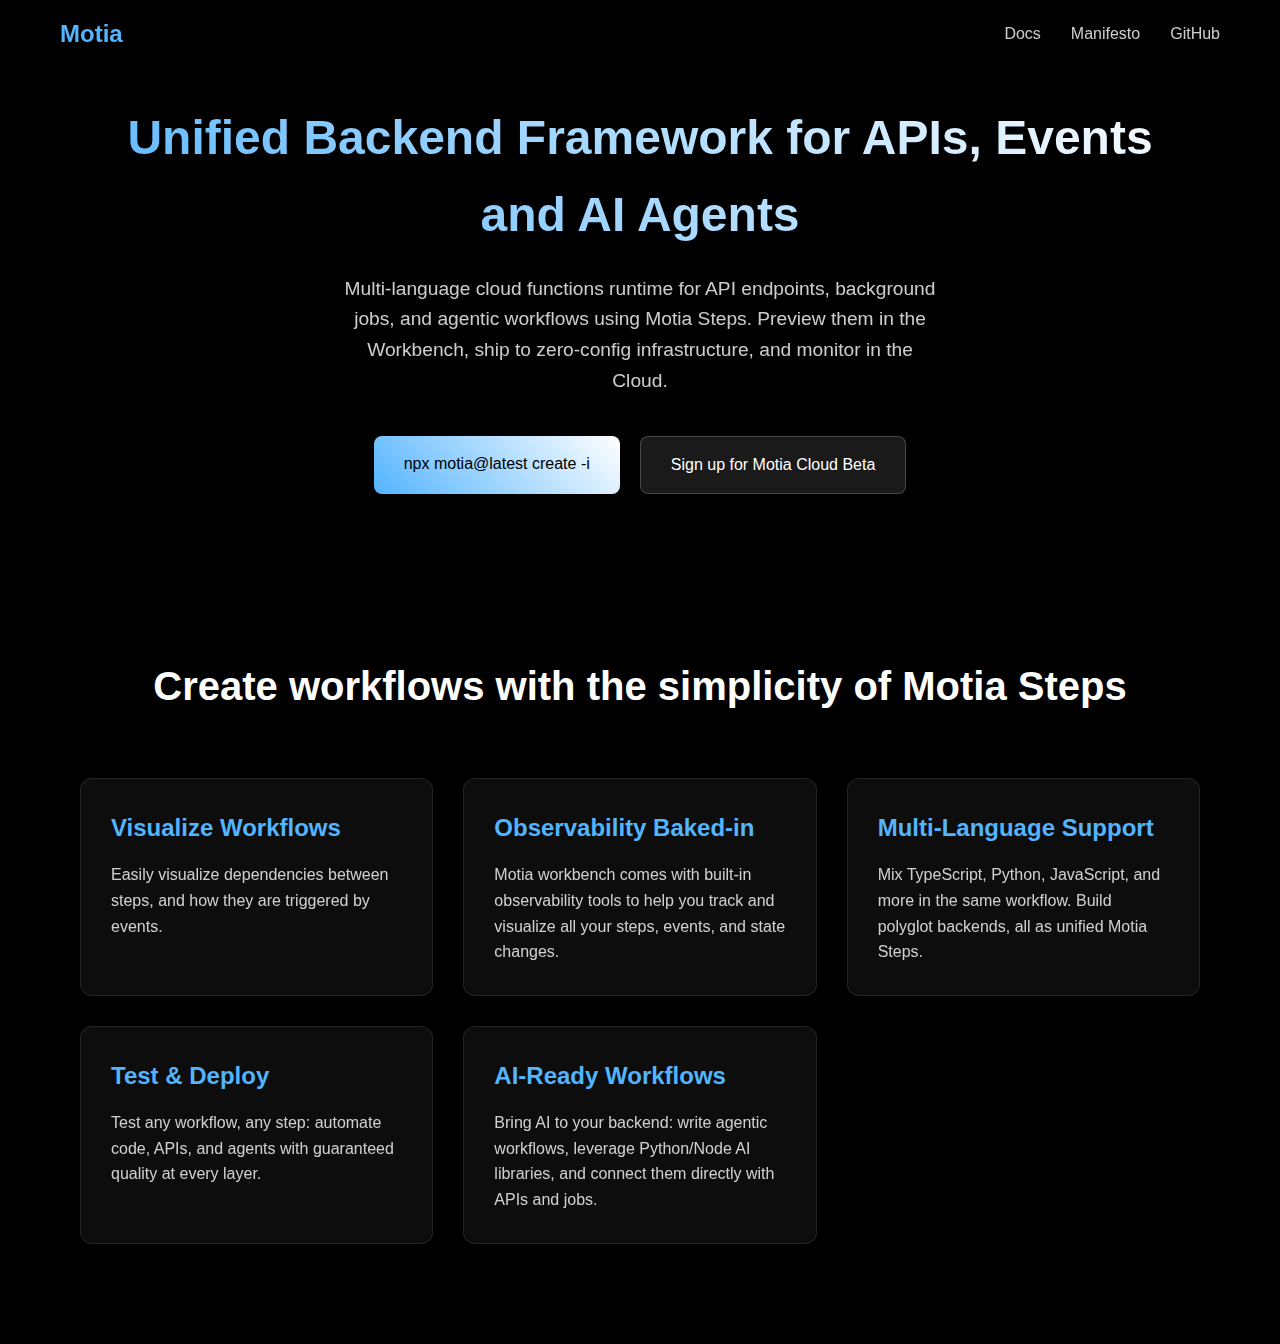
<file: simple-index.html>
<!DOCTYPE html>
<html lang="en">
<head>
    <meta charset="utf-8">
    <meta name="viewport" content="width=device-width, initial-scale=1">
    <title>Motia - Unified Backend Framework for APIs, Events and AI Agents</title>
    <meta name="description" content="Multi-language cloud functions runtime for API endpoints, background jobs, and agentic workflows using Motia Steps. Preview them in the Workbench, ship to zero-config infrastructure, and monitor in the Cloud.">
    <style>
        * {
            margin: 0;
            padding: 0;
            box-sizing: border-box;
        }
        
        body {
            font-family: -apple-system, BlinkMacSystemFont, 'Segoe UI', Roboto, sans-serif;
            background: #000;
            color: white;
            line-height: 1.6;
        }
        
        .container {
            max-width: 1200px;
            margin: 0 auto;
            padding: 20px;
        }
        
        .hero {
            text-align: center;
            padding: 80px 20px;
        }
        
        .hero h1 {
            font-size: 3rem;
            margin-bottom: 20px;
            background: linear-gradient(45deg, #53B4FF, #fff);
            -webkit-background-clip: text;
            -webkit-text-fill-color: transparent;
            background-clip: text;
        }
        
        .hero p {
            font-size: 1.2rem;
            margin-bottom: 40px;
            max-width: 600px;
            margin-left: auto;
            margin-right: auto;
            opacity: 0.8;
        }
        
        .cta-buttons {
            display: flex;
            gap: 20px;
            justify-content: center;
            flex-wrap: wrap;
        }
        
        .btn {
            padding: 15px 30px;
            border: none;
            border-radius: 8px;
            font-size: 1rem;
            cursor: pointer;
            text-decoration: none;
            display: inline-block;
            transition: all 0.3s ease;
        }
        
        .btn-primary {
            background: linear-gradient(45deg, #53B4FF, #fff);
            color: #000;
        }
        
        .btn-secondary {
            background: rgba(255, 255, 255, 0.1);
            color: white;
            border: 1px solid rgba(255, 255, 255, 0.2);
        }
        
        .btn:hover {
            transform: translateY(-2px);
            box-shadow: 0 10px 20px rgba(0, 0, 0, 0.3);
        }
        
        .features {
            padding: 80px 20px;
        }
        
        .features h2 {
            text-align: center;
            font-size: 2.5rem;
            margin-bottom: 60px;
        }
        
        .feature-grid {
            display: grid;
            grid-template-columns: repeat(auto-fit, minmax(300px, 1fr));
            gap: 30px;
        }
        
        .feature-card {
            background: rgba(255, 255, 255, 0.05);
            padding: 30px;
            border-radius: 12px;
            border: 1px solid rgba(255, 255, 255, 0.1);
        }
        
        .feature-card h3 {
            font-size: 1.5rem;
            margin-bottom: 15px;
            color: #53B4FF;
        }
        
        .feature-card p {
            opacity: 0.8;
        }
        
        .nav {
            position: fixed;
            top: 0;
            left: 0;
            right: 0;
            background: rgba(0, 0, 0, 0.9);
            backdrop-filter: blur(10px);
            z-index: 1000;
            padding: 15px 0;
        }
        
        .nav-content {
            max-width: 1200px;
            margin: 0 auto;
            display: flex;
            justify-content: space-between;
            align-items: center;
            padding: 0 20px;
        }
        
        .logo {
            font-size: 1.5rem;
            font-weight: bold;
            color: #53B4FF;
        }
        
        .nav-links {
            display: flex;
            gap: 30px;
        }
        
        .nav-links a {
            color: white;
            text-decoration: none;
            opacity: 0.8;
            transition: opacity 0.3s ease;
        }
        
        .nav-links a:hover {
            opacity: 1;
        }
        
        @media (max-width: 768px) {
            .hero h1 {
                font-size: 2rem;
            }
            
            .cta-buttons {
                flex-direction: column;
                align-items: center;
            }
            
            .nav-links {
                display: none;
            }
        }
    </style>
</head>
<body>
    <nav class="nav">
        <div class="nav-content">
            <div class="logo">Motia</div>
            <div class="nav-links">
                <a href="docs.html">Docs</a>
                <a href="manifesto.html">Manifesto</a>
                <a href="https://github.com/MotiaDev/motia">GitHub</a>
            </div>
        </div>
    </nav>

    <div class="container">
        <section class="hero">
            <h1>Unified Backend Framework for APIs, Events and AI Agents</h1>
            <p>Multi-language cloud functions runtime for API endpoints, background jobs, and agentic workflows using Motia Steps. Preview them in the Workbench, ship to zero-config infrastructure, and monitor in the Cloud.</p>
            <div class="cta-buttons">
                <a href="#" class="btn btn-primary">npx motia@latest create -i</a>
                <a href="#" class="btn btn-secondary">Sign up for Motia Cloud Beta</a>
            </div>
        </section>

        <section class="features">
            <h2>Create workflows with the simplicity of Motia Steps</h2>
            <div class="feature-grid">
                <div class="feature-card">
                    <h3>Visualize Workflows</h3>
                    <p>Easily visualize dependencies between steps, and how they are triggered by events.</p>
                </div>
                <div class="feature-card">
                    <h3>Observability Baked-in</h3>
                    <p>Motia workbench comes with built-in observability tools to help you track and visualize all your steps, events, and state changes.</p>
                </div>
                <div class="feature-card">
                    <h3>Multi-Language Support</h3>
                    <p>Mix TypeScript, Python, JavaScript, and more in the same workflow. Build polyglot backends, all as unified Motia Steps.</p>
                </div>
                <div class="feature-card">
                    <h3>Test & Deploy</h3>
                    <p>Test any workflow, any step: automate code, APIs, and agents with guaranteed quality at every layer.</p>
                </div>
                <div class="feature-card">
                    <h3>AI-Ready Workflows</h3>
                    <p>Bring AI to your backend: write agentic workflows, leverage Python/Node AI libraries, and connect them directly with APIs and jobs.</p>
                </div>
            </div>
        </section>
    </div>

    <script>
        // Simple JavaScript for basic functionality
        document.addEventListener('DOMContentLoaded', function() {
            // Add smooth scrolling for anchor links
            document.querySelectorAll('a[href^="#"]').forEach(anchor => {
                anchor.addEventListener('click', function (e) {
                    e.preventDefault();
                    const target = document.querySelector(this.getAttribute('href'));
                    if (target) {
                        target.scrollIntoView({
                            behavior: 'smooth'
                        });
                    }
                });
            });

            // Add scroll effect for nav
            window.addEventListener('scroll', function() {
                const nav = document.querySelector('.nav');
                if (window.scrollY > 100) {
                    nav.style.background = 'rgba(0, 0, 0, 0.95)';
                } else {
                    nav.style.background = 'rgba(0, 0, 0, 0.9)';
                }
            });
        });
    </script>
</body>
</html>
</file>
